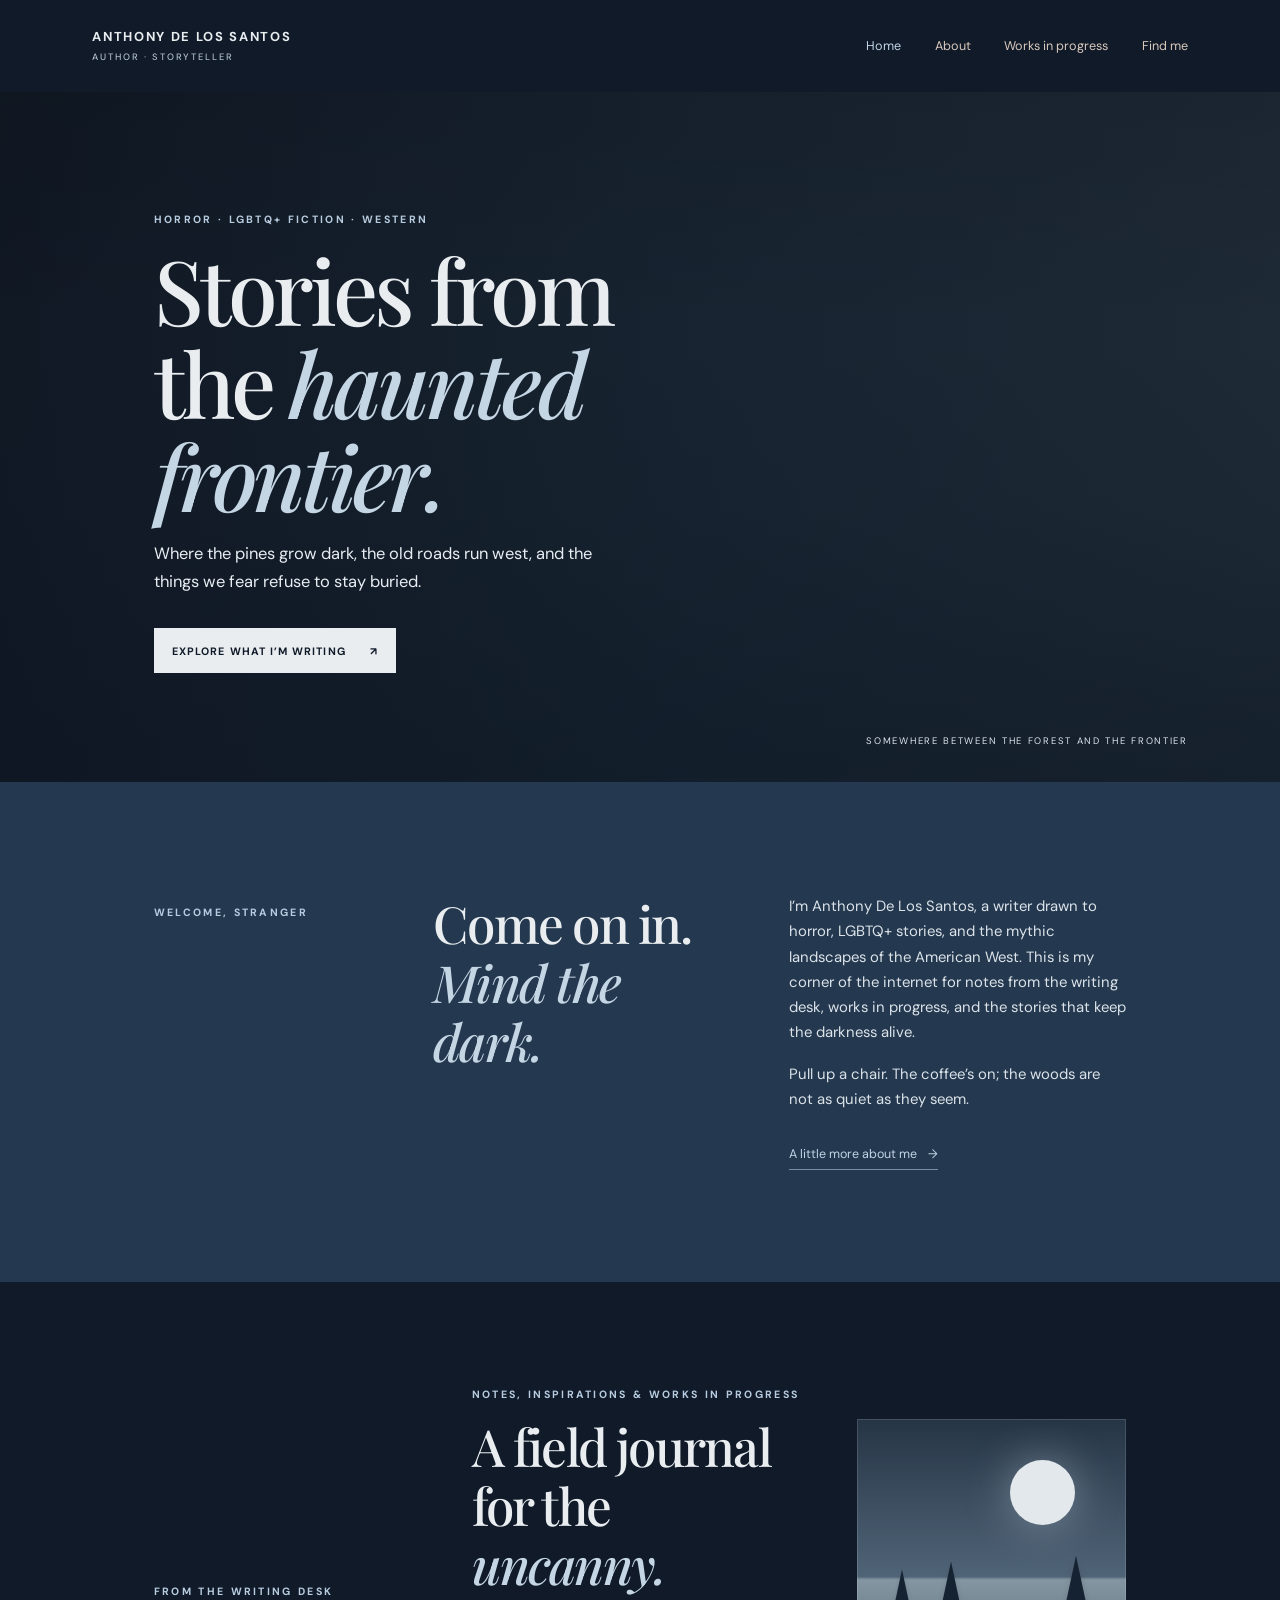
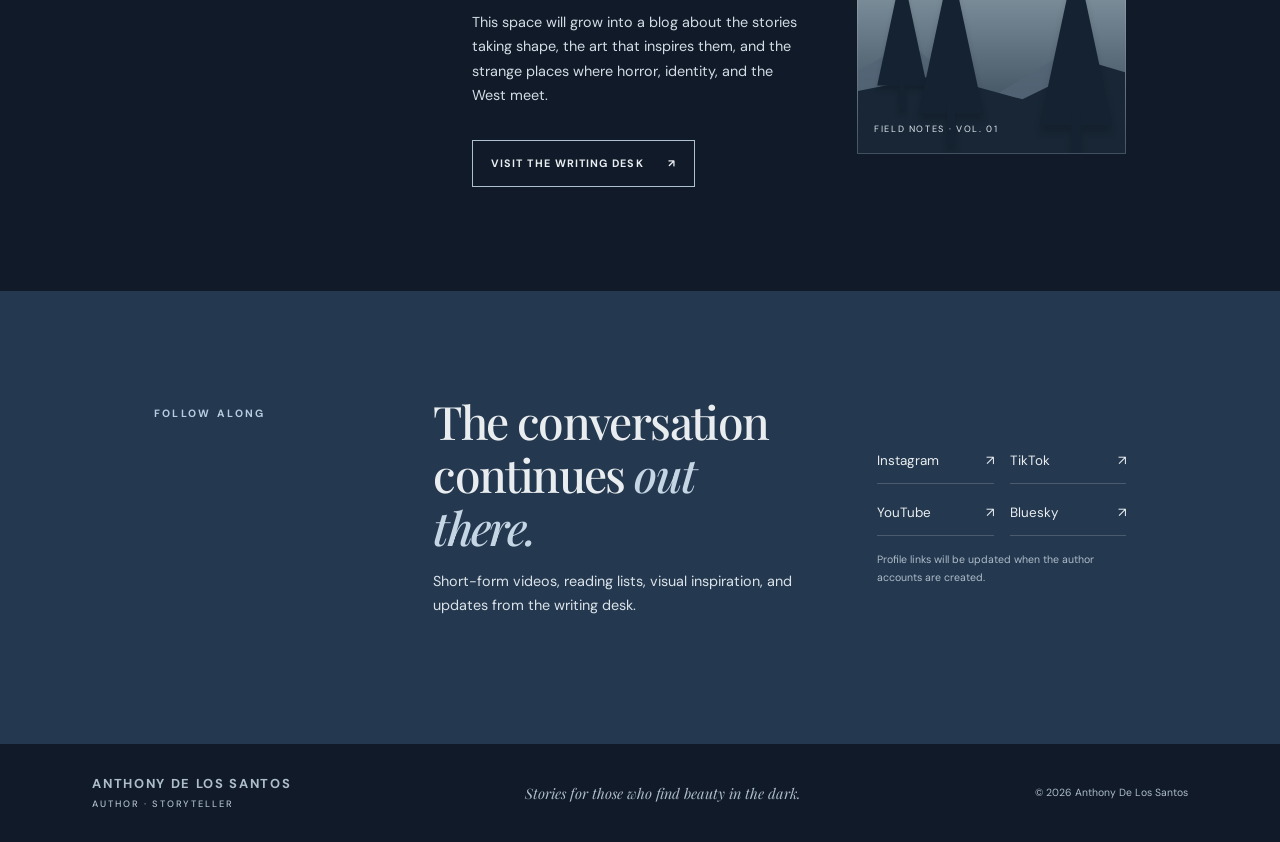
<file: index.html>
<!doctype html>
<html lang="en">
<head>
  <meta charset="utf-8">
  <meta name="viewport" content="width=device-width, initial-scale=1">
  <meta name="theme-color" content="#241719">
  <meta name="description" content="The author platform of Anthony De Los Santos: horror, LGBTQ+ fiction, and the strange stories found at the edge of the frontier.">
  <title>Anthony De Los Santos — Stories from the haunted frontier</title>
  <link rel="preconnect" href="https://fonts.googleapis.com">
  <link rel="preconnect" href="https://fonts.gstatic.com" crossorigin>
  <link href="https://fonts.googleapis.com/css2?family=DM+Sans:wght@400;500;600;700&family=Playfair+Display:wght@500;600;700&display=swap" rel="stylesheet">
  <link rel="stylesheet" href="style.css">
</head>
<body>
  <a class="skip-link" href="#main">Skip to content</a>
  <header class="site-header">
    <a class="wordmark" href="index.html" aria-label="Anthony De Los Santos home">ANTHONY DE LOS SANTOS<span>AUTHOR · STORYTELLER</span></a>
    <button class="menu-toggle" aria-expanded="false" aria-controls="site-nav">Menu</button>
    <nav id="site-nav" class="site-nav" aria-label="Main navigation">
      <a class="active" href="index.html">Home</a>
      <a href="bio.html">About</a>
      <a href="works.html">Works in progress</a>
      <a href="#social">Find me</a>
    </nav>
  </header>

  <main id="main">
    <section class="hero">
      <div class="hero-shade"></div>
      <div class="hero-content">
        <p class="eyebrow">Horror · LGBTQ+ fiction · Western</p>
        <h1>Stories from<br>the <em>haunted frontier.</em></h1>
        <p class="hero-intro">Where the pines grow dark, the old roads run west, and the things we fear refuse to stay buried.</p>
        <a class="button button-light" href="works.html">Explore what I’m writing <span aria-hidden="true">↗</span></a>
      </div>
      <p class="hero-caption">Somewhere between the forest and the frontier</p>
    </section>

    <section class="intro section-wrap">
      <div class="section-label">WELCOME, STRANGER</div>
      <div class="intro-copy">
        <h2>Come on in.<br><em>Mind the dark.</em></h2>
        <div>
          <p>I’m Anthony De Los Santos, a writer drawn to horror, LGBTQ+ stories, and the mythic landscapes of the American West. This is my corner of the internet for notes from the writing desk, works in progress, and the stories that keep the darkness alive.</p>
          <p>Pull up a chair. The coffee’s on; the woods are not as quiet as they seem.</p>
          <a class="text-link" href="bio.html">A little more about me <span aria-hidden="true">→</span></a>
        </div>
      </div>
    </section>

    <section class="journal">
      <div class="section-wrap journal-inner">
        <div class="section-label">FROM THE WRITING DESK</div>
        <div class="journal-copy">
          <p class="eyebrow">Notes, inspirations &amp; works in progress</p>
          <h2>A field journal<br>for the <em>uncanny.</em></h2>
          <p>This space will grow into a blog about the stories taking shape, the art that inspires them, and the strange places where horror, identity, and the West meet.</p>
          <a class="button button-outline" href="works.html">Visit the writing desk <span aria-hidden="true">↗</span></a>
        </div>
        <div class="journal-art" role="img" aria-label="Illustration of a moonlit pine forest and distant desert hills">
          <span class="moon"></span><span class="ridge ridge-back"></span><span class="ridge ridge-front"></span><span class="tree tree-one"></span><span class="tree tree-two"></span><span class="tree tree-three"></span>
          <span class="art-caption">FIELD NOTES · VOL. 01</span>
        </div>
      </div>
    </section>

    <section class="social section-wrap" id="social">
      <div class="section-label">FOLLOW ALONG</div>
      <div class="social-content">
        <div><h2>The conversation<br>continues <em>out there.</em></h2><p>Short-form videos, reading lists, visual inspiration, and updates from the writing desk.</p></div>
        <div class="social-links">
          <a href="https://www.instagram.com/" target="_blank" rel="noopener noreferrer">Instagram <span>↗</span></a>
          <a href="https://www.tiktok.com/" target="_blank" rel="noopener noreferrer">TikTok <span>↗</span></a>
          <a href="https://www.youtube.com/" target="_blank" rel="noopener noreferrer">YouTube <span>↗</span></a>
          <a href="https://bsky.app/" target="_blank" rel="noopener noreferrer">Bluesky <span>↗</span></a>
          <p class="social-note">Profile links will be updated when the author accounts are created.</p>
        </div>
      </div>
    </section>
  </main>

  <footer class="site-footer"><a class="wordmark" href="index.html">ANTHONY DE LOS SANTOS<span>AUTHOR · STORYTELLER</span></a><p>Stories for those who find beauty in the dark.</p><span>© <span id="year">2026</span> Anthony De Los Santos</span></footer>
  <script src="script.js"></script>
</body>
</html>
</file>
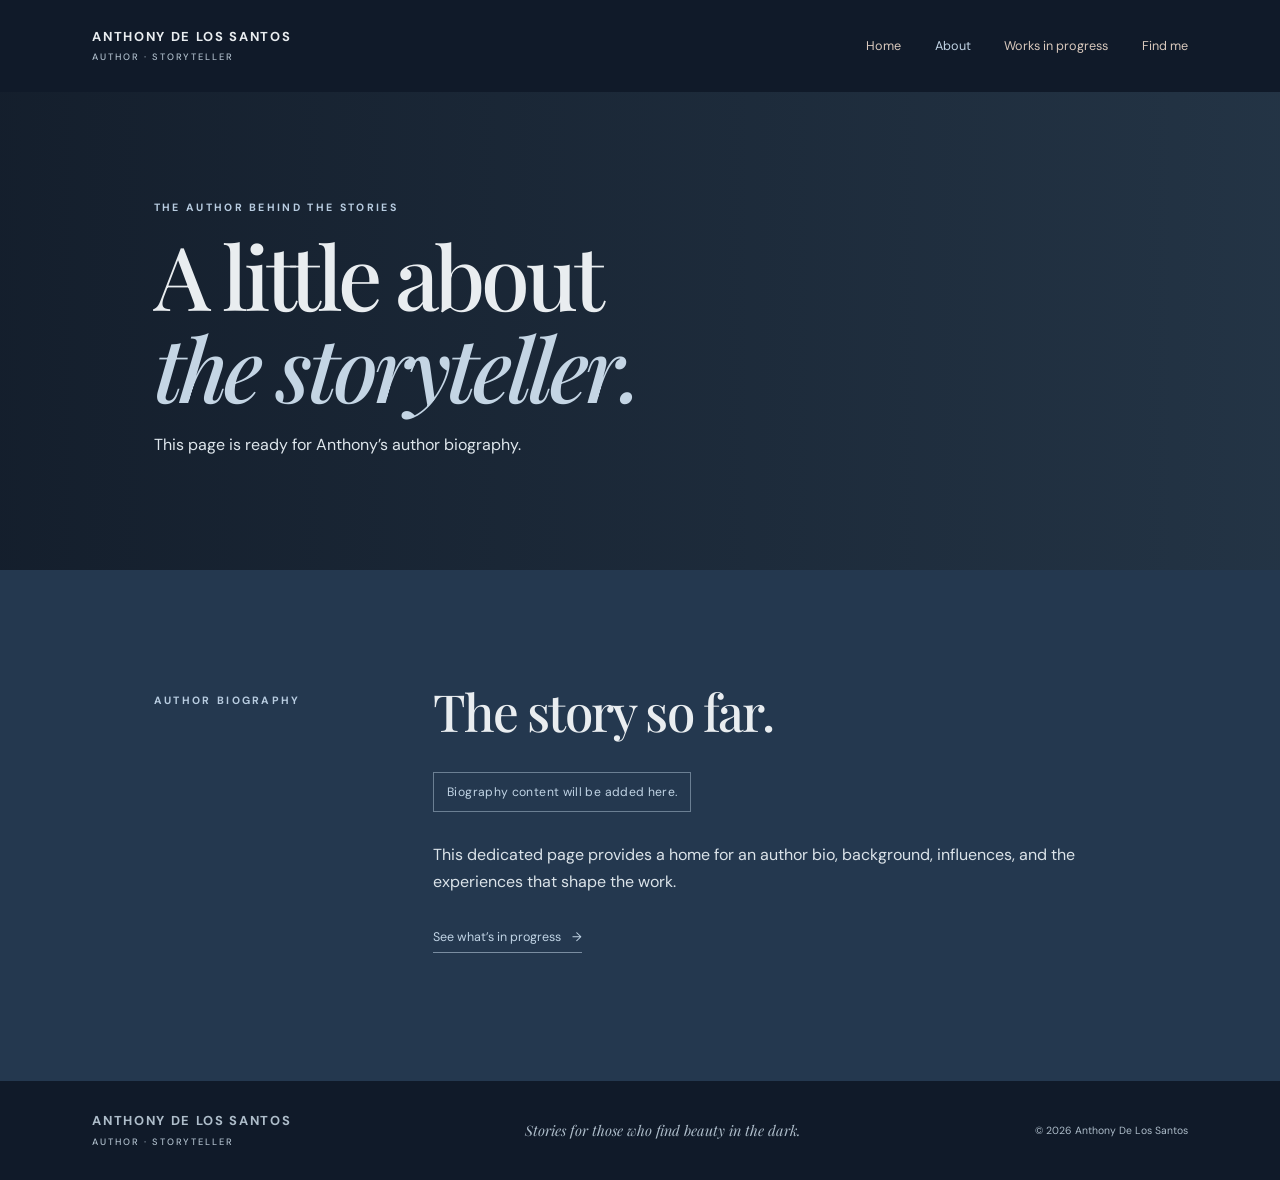
<file: bio.html>
<!doctype html>
<html lang="en">
<head>
  <meta charset="utf-8"><meta name="viewport" content="width=device-width, initial-scale=1"><meta name="theme-color" content="#241719">
  <meta name="description" content="About Anthony De Los Santos, author of horror and LGBTQ+ fiction.">
  <title>About — Anthony De Los Santos</title>
  <link rel="preconnect" href="https://fonts.googleapis.com"><link rel="preconnect" href="https://fonts.gstatic.com" crossorigin>
  <link href="https://fonts.googleapis.com/css2?family=DM+Sans:wght@400;500;600;700&family=Playfair+Display:wght@500;600;700&display=swap" rel="stylesheet"><link rel="stylesheet" href="style.css">
</head>
<body>
  <a class="skip-link" href="#main">Skip to content</a>
  <header class="site-header"><a class="wordmark" href="index.html">ANTHONY DE LOS SANTOS<span>AUTHOR · STORYTELLER</span></a><button class="menu-toggle" aria-expanded="false" aria-controls="site-nav">Menu</button><nav id="site-nav" class="site-nav" aria-label="Main navigation"><a href="index.html">Home</a><a class="active" href="bio.html">About</a><a href="works.html">Works in progress</a><a href="index.html#social">Find me</a></nav></header>
  <main id="main">
    <section class="page-banner"><p class="eyebrow">THE AUTHOR BEHIND THE STORIES</p><h1>A little about<br><em>the storyteller.</em></h1><p>This page is ready for Anthony’s author biography.</p></section>
    <section class="section-wrap placeholder-page"><div class="section-label">AUTHOR BIOGRAPHY</div><div><h2>The story so far.</h2><p class="placeholder-note">Biography content will be added here.</p><p>This dedicated page provides a home for an author bio, background, influences, and the experiences that shape the work.</p><a class="text-link" href="works.html">See what’s in progress <span aria-hidden="true">→</span></a></div></section>
  </main>
  <footer class="site-footer"><a class="wordmark" href="index.html">ANTHONY DE LOS SANTOS<span>AUTHOR · STORYTELLER</span></a><p>Stories for those who find beauty in the dark.</p><span>© <span id="year">2026</span> Anthony De Los Santos</span></footer><script src="script.js"></script>
</body>
</html>
</file>
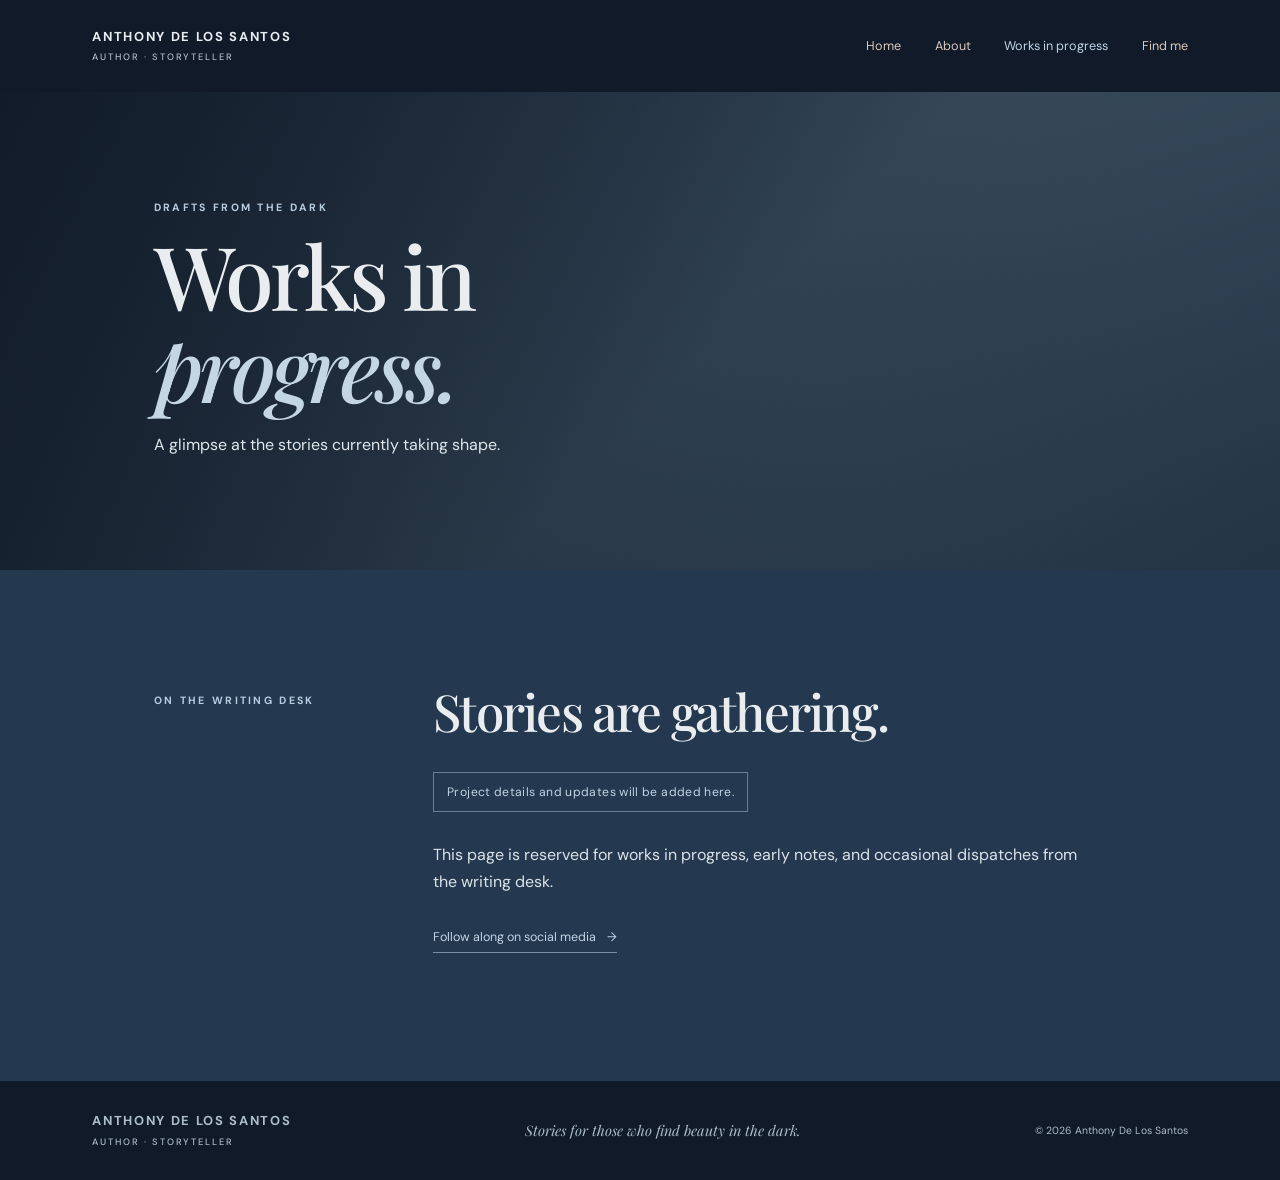
<file: works.html>
<!doctype html>
<html lang="en">
<head>
  <meta charset="utf-8"><meta name="viewport" content="width=device-width, initial-scale=1"><meta name="theme-color" content="#241719">
  <meta name="description" content="Works in progress by Anthony De Los Santos.">
  <title>Works in Progress — Anthony De Los Santos</title>
  <link rel="preconnect" href="https://fonts.googleapis.com"><link rel="preconnect" href="https://fonts.gstatic.com" crossorigin>
  <link href="https://fonts.googleapis.com/css2?family=DM+Sans:wght@400;500;600;700&family=Playfair+Display:wght@500;600;700&display=swap" rel="stylesheet"><link rel="stylesheet" href="style.css">
</head>
<body>
  <a class="skip-link" href="#main">Skip to content</a>
  <header class="site-header"><a class="wordmark" href="index.html">ANTHONY DE LOS SANTOS<span>AUTHOR · STORYTELLER</span></a><button class="menu-toggle" aria-expanded="false" aria-controls="site-nav">Menu</button><nav id="site-nav" class="site-nav" aria-label="Main navigation"><a href="index.html">Home</a><a href="bio.html">About</a><a class="active" href="works.html">Works in progress</a><a href="index.html#social">Find me</a></nav></header>
  <main id="main">
    <section class="page-banner page-banner-works"><p class="eyebrow">DRAFTS FROM THE DARK</p><h1>Works in<br><em>progress.</em></h1><p>A glimpse at the stories currently taking shape.</p></section>
    <section class="section-wrap placeholder-page"><div class="section-label">ON THE WRITING DESK</div><div><h2>Stories are gathering.</h2><p class="placeholder-note">Project details and updates will be added here.</p><p>This page is reserved for works in progress, early notes, and occasional dispatches from the writing desk.</p><a class="text-link" href="index.html#social">Follow along on social media <span aria-hidden="true">→</span></a></div></section>
  </main>
  <footer class="site-footer"><a class="wordmark" href="index.html">ANTHONY DE LOS SANTOS<span>AUTHOR · STORYTELLER</span></a><p>Stories for those who find beauty in the dark.</p><span>© <span id="year">2026</span> Anthony De Los Santos</span></footer><script src="script.js"></script>
</body>
</html>
</file>
<file: style.css>
:root{--ink:#101a29;--wine:#24384f;--wine-deep:#18283a;--cream:#e9edf0;--paper:#dce4e9;--rust:#9baec1;--muted:#aebdca;--line:rgba(233,237,240,.19);--serif:'Playfair Display',Georgia,serif;--sans:'DM Sans',Arial,sans-serif}*{box-sizing:border-box}html{scroll-behavior:smooth}body{margin:0;background:var(--wine);color:var(--cream);font-family:var(--sans);line-height:1.7}a{color:inherit}.skip-link{position:absolute;top:-60px;left:1rem;background:var(--cream);color:var(--ink);padding:.6rem 1rem;z-index:10}.skip-link:focus{top:1rem}.site-header{height:92px;padding:0 7.2%;display:flex;align-items:center;justify-content:space-between;background:var(--ink);position:relative;z-index:2}.wordmark{text-decoration:none;letter-spacing:.13em;font-size:.81rem;font-weight:700;line-height:1.3}.wordmark span{display:block;color:var(--muted);font-size:.58rem;letter-spacing:.21em;margin-top:.35rem;font-weight:500}.site-nav{display:flex;align-items:center;gap:2.1rem}.site-nav a{text-decoration:none;color:#d9c9bd;font-size:.79rem;transition:color .2s}.site-nav a:hover,.site-nav a.active{color:#c1d4e5}.menu-toggle{display:none}.hero{height:min(690px,76vw);min-height:540px;position:relative;display:flex;align-items:center;overflow:hidden;background:linear-gradient(90deg,rgba(13,21,32,.84) 0%,rgba(17,29,43,.57) 53%,rgba(23,35,48,.18) 100%),linear-gradient(0deg,rgba(15,24,37,.4),transparent 40%),url('https://images.unsplash.com/photo-1448375240586-882707db888b?auto=format&fit=crop&w=2200&q=85') center 53%/cover,#202b38}.hero::after{content:'';position:absolute;inset:0;background:linear-gradient(180deg,rgba(0,0,0,.1),transparent 35%,rgba(12,21,34,.22));pointer-events:none}.hero-content{position:relative;z-index:1;margin-left:12%;max-width:620px}.eyebrow,.section-label{font-size:.66rem;letter-spacing:.22em;text-transform:uppercase;color:#b8cce0;font-weight:700}.hero h1,.page-banner h1{font:500 clamp(3.2rem,7vw,6.1rem)/1.04 var(--serif);letter-spacing:-.045em;margin:.8rem 0 1.15rem}.hero h1 em,.intro h2 em,.journal h2 em,.social h2 em,.page-banner h1 em{color:#c4d5e4;font-weight:500}.hero-intro{font-size:1.03rem;color:#e7edf2;max-width:450px;margin-bottom:2rem}.button{display:inline-flex;align-items:center;gap:1.5rem;padding:.85rem 1.15rem;text-decoration:none;text-transform:uppercase;letter-spacing:.1em;font-size:.67rem;font-weight:700;transition:transform .2s,background .2s}.button:hover{transform:translateY(-2px)}.button-light{background:var(--cream);color:var(--ink)}.button-light:hover{background:#fff}.hero-caption{position:absolute;right:7.2%;bottom:1.5rem;color:#dbe4eb;font-size:.59rem;letter-spacing:.18em;text-transform:uppercase;z-index:1}.section-wrap{padding-left:12%;padding-right:12%}.intro{padding-top:7rem;padding-bottom:7rem;display:grid;grid-template-columns:1fr 3fr;gap:5%}.section-label{padding-top:.6rem}.intro-copy{display:grid;grid-template-columns:1fr 1.15fr;gap:9%;align-items:start}.intro h2,.journal h2,.social h2,.placeholder-page h2{font:500 clamp(2.2rem,4vw,3.8rem)/1.15 var(--serif);letter-spacing:-.035em;margin:0}.intro-copy p{margin:0 0 1rem;color:#dbe3e9;font-size:.93rem}.text-link{display:inline-block;margin-top:1rem;color:#c1d4e5;text-decoration:none;border-bottom:1px solid rgba(193,212,229,.55);padding-bottom:.25rem;font-size:.78rem}.text-link span{margin-left:.5rem}.journal{background:var(--ink);padding:6.5rem 0}.journal-inner{display:grid;grid-template-columns:1fr 1.25fr 1fr;gap:5%;align-items:center}.journal-copy .eyebrow{margin-top:0}.journal-copy h2{margin:.8rem 0 1rem}.journal-copy>p:not(.eyebrow){color:#d3dce4;font-size:.9rem;max-width:410px}.button-outline{border:1px solid #aebfd0;color:var(--cream);margin-top:1.1rem}.button-outline:hover{background:#24384f}.journal-art{height:335px;position:relative;overflow:hidden;background:linear-gradient(180deg,#263546 0%,#506477 47%,#8496a2 48%,#29394a 100%);border:1px solid rgba(255,255,255,.13)}.moon{position:absolute;right:19%;top:12%;width:65px;height:65px;border-radius:50%;background:#e2e8eb;box-shadow:0 0 45px rgba(209,224,237,.4)}.ridge{position:absolute;bottom:0;left:-10%;width:130%;height:47%;background:#293849;clip-path:polygon(0 60%,17% 28%,35% 58%,55% 15%,73% 54%,89% 19%,100% 42%,100% 100%,0 100%)}.ridge-back{height:37%;background:#536576;opacity:.8;clip-path:polygon(0 46%,22% 10%,44% 58%,64% 24%,80% 56%,100% 12%,100% 100%,0 100%)}.ridge-front{background:#182635;height:30%;clip-path:polygon(0 43%,30% 22%,55% 46%,76% 10%,100% 35%,100% 100%,0 100%)}.tree{position:absolute;bottom:16%;width:0;height:0;border-left:31px solid transparent;border-right:31px solid transparent;border-bottom:145px solid #152231;filter:drop-shadow(0 6px 3px rgba(0,0,0,.16))}.tree::after{content:'';position:absolute;width:8px;height:45px;background:#152231;top:130px;left:-4px}.tree-one{left:5%;transform:scale(.8)}.tree-two{left:23%;transform:scale(1.05);bottom:13%}.tree-three{right:7%;transform:scale(1.17);bottom:12%}.art-caption{position:absolute;bottom:1rem;left:1rem;font-size:.57rem;letter-spacing:.18em;color:#e1e9ef}.social{padding-top:6.5rem;padding-bottom:7rem;display:grid;grid-template-columns:1fr 3fr;gap:5%}.social-content{display:grid;grid-template-columns:1.2fr .8fr;gap:10%;align-items:center}.social h2{font-size:clamp(2rem,3.6vw,3.3rem)}.social-content>div:first-child p{color:#dbe3e9;max-width:400px;font-size:.9rem}.social-links{display:grid;grid-template-columns:1fr 1fr;gap:.45rem 1rem}.social-links a{border-bottom:1px solid var(--line);padding:.65rem 0;text-decoration:none;font-size:.84rem;display:flex;justify-content:space-between}.social-links a:hover{color:#c1d4e5}.social-note{grid-column:1/-1;color:var(--muted);font-size:.66rem;margin:.5rem 0 0}.site-footer{background:var(--ink);padding:2rem 7.2%;display:flex;align-items:center;justify-content:space-between;gap:1rem;color:var(--muted);font-size:.7rem}.site-footer p{margin:0;font-family:var(--serif);font-style:italic;font-size:.9rem}.site-footer>span{font-size:.65rem}.page-banner{min-height:430px;padding:6rem 12%;background:linear-gradient(90deg,rgba(16,25,38,.82),rgba(30,46,62,.42)),url('https://images.unsplash.com/photo-1448375240586-882707db888b?auto=format&fit=crop&w=1800&q=80') center 53%/cover,#27384a}.page-banner h1{font-size:clamp(3.3rem,7vw,5.5rem)}.page-banner>p:last-child{color:#dfe7ed;max-width:490px}.page-banner-works{background:linear-gradient(90deg,rgba(16,25,38,.82),rgba(30,46,62,.42)),linear-gradient(135deg,#182637,#536b7d 55%,#263849)}.placeholder-page{padding-top:7rem;padding-bottom:8rem;display:grid;grid-template-columns:1fr 3fr;gap:5%}.placeholder-page h2{margin-bottom:1.2rem}.placeholder-page p{max-width:650px;color:#dbe3e9}.placeholder-page .placeholder-note{display:inline-block;border:1px solid rgba(193,212,229,.45);padding:.55rem .8rem;color:#c1d4e5;font-size:.76rem;letter-spacing:.03em}
@media(max-width:800px){.site-header{height:78px;padding:0 6%}.menu-toggle{display:block;background:transparent;color:var(--cream);border:1px solid var(--line);padding:.55rem .8rem;font:inherit;font-size:.75rem}.site-nav{display:none;position:absolute;top:78px;left:0;right:0;background:var(--ink);padding:1rem 6% 1.4rem;flex-direction:column;align-items:flex-start;gap:1rem}.site-nav.open{display:flex}.hero{min-height:570px;height:78vh}.hero-content{margin:0 8%}.section-wrap{padding-left:8%;padding-right:8%}.intro,.social,.placeholder-page{grid-template-columns:1fr;gap:1.5rem}.intro-copy{gap:5%}.journal-inner{grid-template-columns:1fr 1fr;gap:2rem}.journal-inner>.section-label{grid-column:1/-1}.journal-art{height:300px}.social-content{gap:6%}.page-banner{padding:5rem 8%}.site-footer{padding:1.7rem 6%;flex-wrap:wrap}.site-footer p{order:3;flex-basis:100%}}
@media(max-width:560px){.wordmark{font-size:.72rem}.hero{min-height:560px;background-position:58% center}.hero h1{font-size:3.35rem}.hero-intro{font-size:.91rem;max-width:340px}.hero-caption{right:8%;font-size:.5rem}.intro{padding-top:4.7rem;padding-bottom:4.7rem}.intro-copy{grid-template-columns:1fr;gap:1.2rem}.journal{padding:4.5rem 0}.journal-inner{grid-template-columns:1fr}.journal-art{height:300px}.social{padding-top:4.7rem;padding-bottom:5rem}.social-content{grid-template-columns:1fr;gap:1rem}.social-links{max-width:400px}.page-banner{min-height:390px;padding-top:5rem}.placeholder-page{padding-top:4.7rem;padding-bottom:5rem}.site-footer{align-items:flex-start}.site-footer>span{flex-basis:100%}}
@media(prefers-reduced-motion:reduce){html{scroll-behavior:auto}*,*::before,*::after{transition:none!important}}
</file>
